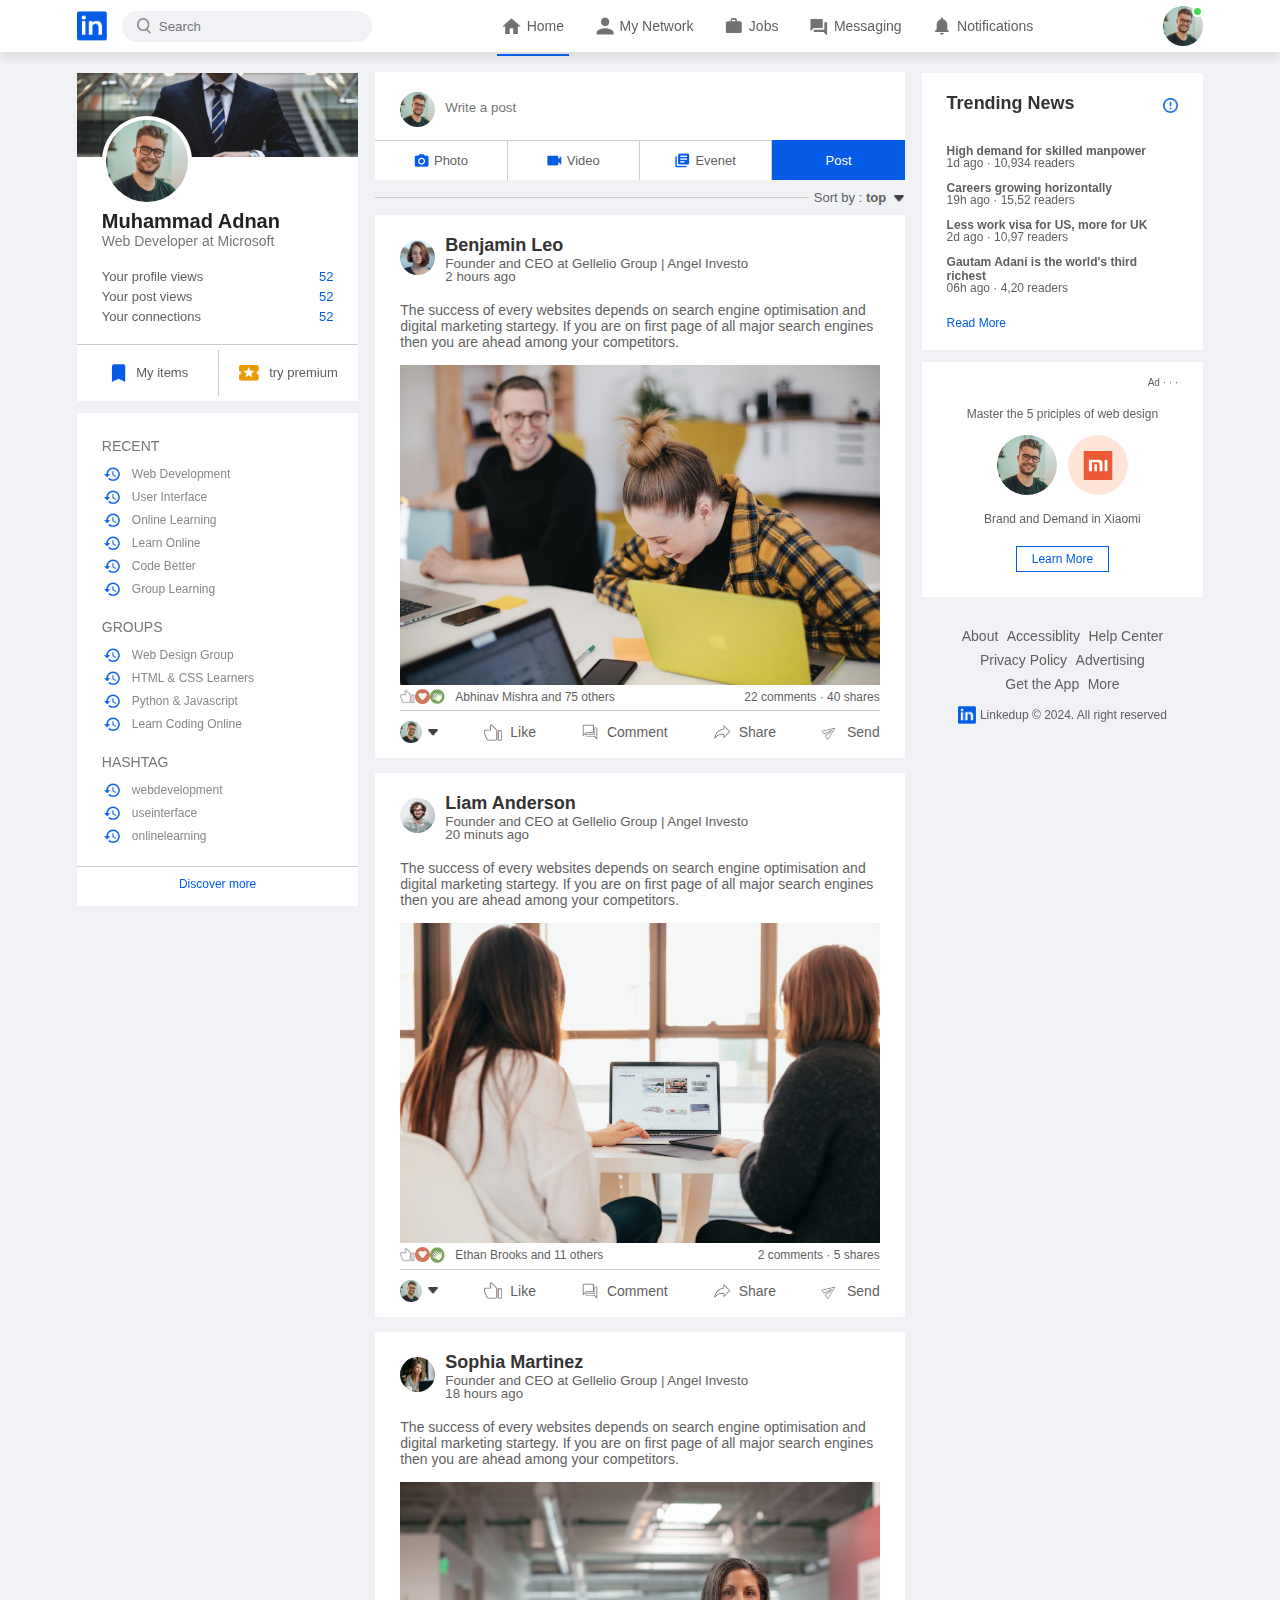
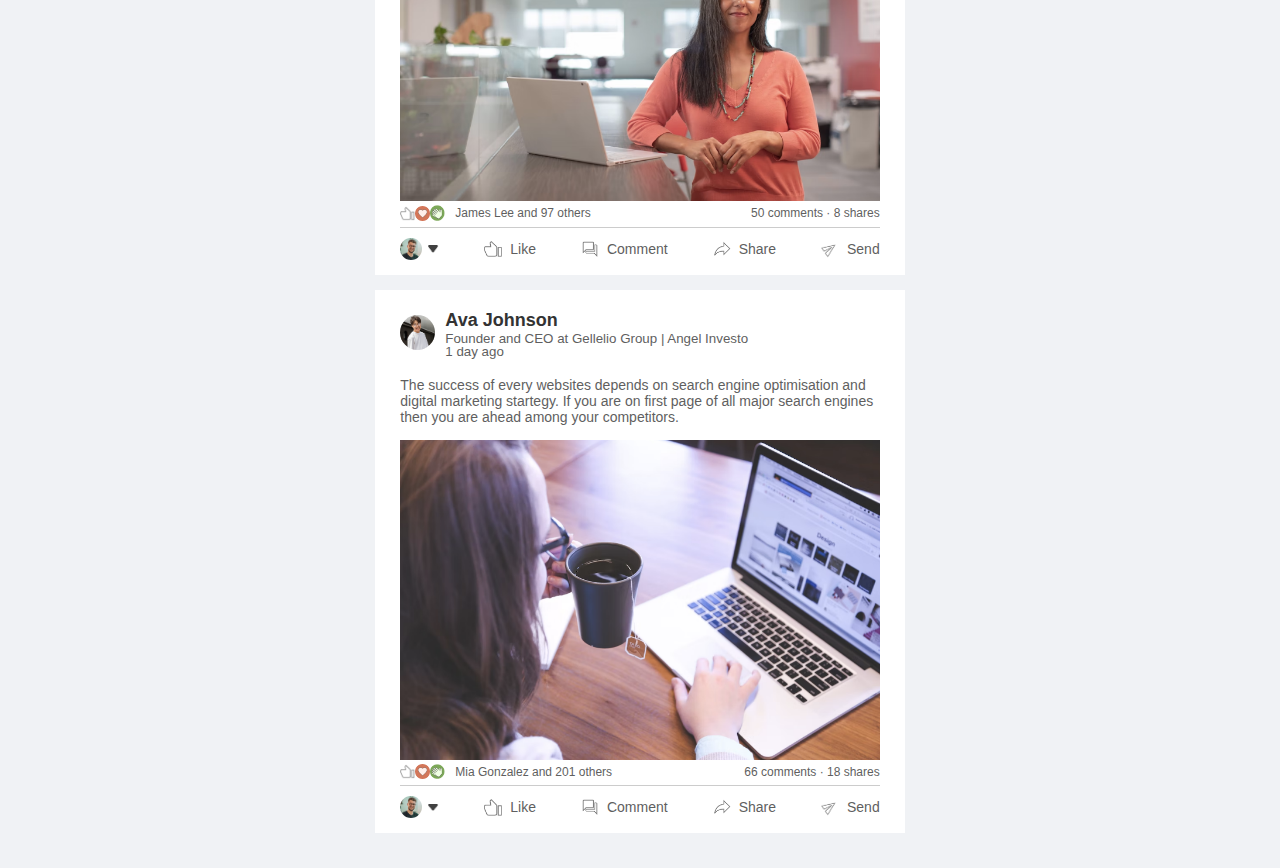
<file: index.html>
<!DOCTYPE html>
<html lang="en">
  <head>
    <meta charset="UTF-8" />
    <meta
      name="Linkedin"
      content="I have create the project of Linkedin website Clone"
    />
    <title>Linkedin Clone Project</title>
    <link rel="stylesheet" href="style.css" />
    <link rel="icon" href="logo.png" type="image/png" />
  </head>

  <body>
    <nav class="navbar">
      <div class="navbar-left">
        <a href="index.html" class="logo"><img src="logo.png" alt="Logo" /></a>
        <div class="search-box">
          <img src="search.png" alt="" />
          <input type="text" placeholder="Search" />
        </div>
      </div>
      <div class="navbar-center">
        <ul>
          <li>
            <a href="#" class="active-link"
              ><img src="home.png" /><span>Home</span></a
            >
          </li>
          <li>
            <a href="#"><img src="network.png" /> <span>My Network</span></a>
          </li>
          <li>
            <a href="#"><img src="jobs.png" /> <span>Jobs</span></a>
          </li>
          <li>
            <a href="#"><img src="message.png" /> <span>Messaging</span></a>
          </li>
          <li>
            <a href="#"
              ><img src="notification.png" /> <span>Notifications</span></a
            >
          </li>
        </ul>
      </div>
      <div class="navbar-right">
        <div class="online">
          <img
            src="user-1.png"
            alt=""
            class="nav-profile-img"
            onclick="toggleMenu()"
          />
        </div>
      </div>

      <!-- Profile-drop-down-menu -->
      <div class="profile-menu-wrap" id="profileMenu">
        <div class="profile-menu">
          <div class="user-info">
            <img src="user-1.png" alt="" />
            <div>
              <h3>Rayyan Walton</h3>
              <a href="profile.html">See your profile</a>
            </div>
          </div>
          <hr />
          <a href="#" class="profile-menu-link">
            <img src="feedback.png" alt="" />
            <p>Give Feedback</p>

            <span>></span>
          </a>
          <a href="#" class="profile-menu-link">
            <img src="setting.png" alt="" />
            <p>Setting & Privacy</p>

            <span>></span>
          </a>
          <a href="#" class="profile-menu-link">
            <img src="help.png" alt="" />
            <p>Help & support</p>

            <span>></span>
          </a>
          <a href="#" class="profile-menu-link">
            <img src="display.png" alt="" />
            <p>Display & Access</p>

            <span>></span>
          </a>
          <a href="#" class="profile-menu-link">
            <img src="logout.png" alt="" />
            <p>LogOut</p>

            <span>></span>
          </a>
        </div>
      </div>
    </nav>
    <!-- /* ............................ navbar close................................ */ -->
    <div class="container">
      <!-- ------------left sidebar------------- -->
      <div class="left-sidebar">
        <div class="sidebar-profile-box">
          <img src="cover-pic.png" width="100%" alt="" />
          <div class="sidebar-profile-info">
            <img src="user-1.png" alt="" />
            <h1>Muhammad Adnan</h1>
            <h3>Web Developer at Microsoft</h3>
            <ul>
              <li>Your profile views <span>52</span></li>
              <li>Your post views <span>52</span></li>
              <li>Your connections <span>52</span></li>
            </ul>
          </div>
          <div class="sidebar-profile-link">
            <a href="#"><img src="items.png" alt="" />My items</a>
            <a href="#"><img src="premium.png" alt="" />try premium</a>
          </div>
        </div>
        <div class="sidebar-activity" id="sidebarActivity">
          <h3>RECENT</h3>
          <a href="#"><img src="recent.png" alt="" />Web Development</a>
          <a href="#"><img src="recent.png" alt="" />User Interface</a>
          <a href="#"><img src="recent.png" alt="" />Online Learning</a>
          <a href="#"><img src="recent.png" alt="" />Learn Online</a>
          <a href="#"><img src="recent.png" alt="" />Code Better</a>
          <a href="#"><img src="recent.png" alt="" />Group Learning</a>
          <h3>GROUPS</h3>
          <a href="#"><img src="recent.png" alt="" />Web Design Group</a>
          <a href="#"><img src="recent.png" alt="" />HTML & CSS Learners</a>
          <a href="#"><img src="recent.png" alt="" />Python & Javascript</a>
          <a href="#"><img src="recent.png" alt="" />Learn Coding Online</a>
          <h3>HASHTAG</h3>
          <a href="#"><img src="recent.png" alt="" />webdevelopment</a>
          <a href="#"><img src="recent.png" alt="" />useinterface</a>
          <a href="#"><img src="recent.png" alt="" />onlinelearning</a>
          <div class="discover-more-link">
            <a href="#">Discover more</a>
          </div>
        </div>
        <p id="showMoreLink" onclick="toggleActivity()">Show More <b>+</b></p>
      </div>
      <!-- ------------main content------------- -->
      <div class="main-content">
        <div class="create-post">
          <div class="create-post-input">
            <img src="user-1.png" alt="" />
            <textarea
              name=""
              id=""
              rows="2"
              placeholder="Write a post"
            ></textarea>
          </div>
          <div class="create-post-links">
            <li><img src="photo.png" alt="" />Photo</li>
            <li><img src="video.png" alt="" />Video</li>
            <li><img src="event.png" alt="" />Evenet</li>
            <li>Post</li>
          </div>
        </div>

        <div class="sort-by">
          <hr />
          <p>
            Sort by : <span> top <img src="down-arrow.png" alt="" /></span>
          </p>
        </div>

        <div class="post">
          <div class="post-author">
            <img src="user-3.png" alt="" />
            <div>
              <h1>Benjamin Leo</h1>
              <small>Founder and CEO at Gellelio Group | Angel Investo</small>
              <small>2 hours ago</small>
            </div>
          </div>
          <p>
            The success of every websites depends on search engine optimisation
            and digital marketing startegy. If you are on first page of all
            major search engines then you are ahead among your competitors.
          </p>
          <img src="post-image-1.png" alt="" width="100%" />
          <div class="post-stats">
            <div>
              <img src="thumbsup.png" alt="" />
              <img src="love.png" alt="" />
              <img src="clap.png" alt="" />
              <span class="liked-users">Abhinav Mishra and 75 others</span>
            </div>
            <div>
              <span> 22 comments &middot; 40 shares </span>
            </div>
          </div>

          <div class="post-activity">
            <div>
              <img src="user-1.png" class="post-activity-user-icon" alt="" />
              <img
                src="down-arrow.png"
                class="post-activity-arrow-icon"
                alt=""
              />
            </div>
            <div class="post-activity-link">
              <img src="like.png" class="" alt="" />
              <span>Like</span>
            </div>
            <div class="post-activity-link">
              <img src="comment.png" class="" alt="" />
              <span>Comment</span>
            </div>
            <div class="post-activity-link">
              <img src="share.png" class="" alt="" />
              <span>Share</span>
            </div>
            <div class="post-activity-link">
              <img src="send.png" class="" alt="" />
              <span>Send</span>
            </div>
          </div>
        </div>

        <div class="post">
          <div class="post-author">
            <img src="user-2.png" alt="" />
            <div>
              <h1>Liam Anderson</h1>
              <small>Founder and CEO at Gellelio Group | Angel Investo</small>
              <small>20 minuts ago</small>
            </div>
          </div>
          <p>
            The success of every websites depends on search engine optimisation
            and digital marketing startegy. If you are on first page of all
            major search engines then you are ahead among your competitors.
          </p>
          <img src="post-image-2.png" alt="" width="100%" />
          <div class="post-stats">
            <div>
              <img src="thumbsup.png" alt="" />
              <img src="love.png" alt="" />
              <img src="clap.png" alt="" />
              <span class="liked-users">Ethan Brooks and 11 others</span>
            </div>
            <div>
              <span> 2 comments &middot; 5 shares </span>
            </div>
          </div>

          <div class="post-activity">
            <div>
              <img src="user-1.png" class="post-activity-user-icon" alt="" />
              <img
                src="down-arrow.png"
                class="post-activity-arrow-icon"
                alt=""
              />
            </div>
            <div class="post-activity-link">
              <img src="like.png" class="" alt="" />
              <span>Like</span>
            </div>
            <div class="post-activity-link">
              <img src="comment.png" class="" alt="" />
              <span>Comment</span>
            </div>
            <div class="post-activity-link">
              <img src="share.png" class="" alt="" />
              <span>Share</span>
            </div>
            <div class="post-activity-link">
              <img src="send.png" class="" alt="" />
              <span>Send</span>
            </div>
          </div>
        </div>
        <div class="post">
          <div class="post-author">
            <img src="user-4.png" alt="" />
            <div>
              <h1>Sophia Martinez</h1>
              <small>Founder and CEO at Gellelio Group | Angel Investo</small>
              <small>18 hours ago</small>
            </div>
          </div>
          <p>
            The success of every websites depends on search engine optimisation
            and digital marketing startegy. If you are on first page of all
            major search engines then you are ahead among your competitors.
          </p>
          <img src="post-image-3.png" alt="" width="100%" />
          <div class="post-stats">
            <div>
              <img src="thumbsup.png" alt="" />
              <img src="love.png" alt="" />
              <img src="clap.png" alt="" />
              <span class="liked-users">James Lee and 97 others</span>
            </div>
            <div>
              <span> 50 comments &middot; 8 shares </span>
            </div>
          </div>

          <div class="post-activity">
            <div>
              <img src="user-1.png" class="post-activity-user-icon" alt="" />
              <img
                src="down-arrow.png"
                class="post-activity-arrow-icon"
                alt=""
              />
            </div>
            <div class="post-activity-link">
              <img src="like.png" class="" alt="" />
              <span>Like</span>
            </div>
            <div class="post-activity-link">
              <img src="comment.png" class="" alt="" />
              <span>Comment</span>
            </div>
            <div class="post-activity-link">
              <img src="share.png" class="" alt="" />
              <span>Share</span>
            </div>
            <div class="post-activity-link">
              <img src="send.png" class="" alt="" />
              <span>Send</span>
            </div>
          </div>
        </div>
        <div class="post">
          <div class="post-author">
            <img src="user-5.png" alt="" />
            <div>
              <h1>Ava Johnson</h1>
              <small>Founder and CEO at Gellelio Group | Angel Investo</small>
              <small>1 day ago</small>
            </div>
          </div>
          <p>
            The success of every websites depends on search engine optimisation
            and digital marketing startegy. If you are on first page of all
            major search engines then you are ahead among your competitors.
          </p>
          <img src="post-image-4.png" alt="" width="100%" />
          <div class="post-stats">
            <div>
              <img src="thumbsup.png" alt="" />
              <img src="love.png" alt="" />
              <img src="clap.png" alt="" />
              <span class="liked-users">Mia Gonzalez and 201 others</span>
            </div>
            <div>
              <span> 66 comments &middot; 18 shares </span>
            </div>
          </div>

          <div class="post-activity">
            <div>
              <img src="user-1.png" class="post-activity-user-icon" alt="" />
              <img
                src="down-arrow.png"
                class="post-activity-arrow-icon"
                alt=""
              />
            </div>
            <div class="post-activity-link">
              <img src="like.png" class="" alt="" />
              <span>Like</span>
            </div>
            <div class="post-activity-link">
              <img src="comment.png" class="" alt="" />
              <span>Comment</span>
            </div>
            <div class="post-activity-link">
              <img src="share.png" class="" alt="" />
              <span>Share</span>
            </div>
            <div class="post-activity-link">
              <img src="send.png" class="" alt="" />
              <span>Send</span>
            </div>
          </div>
        </div>
      </div>
      <!-- ------------right sidebar------------- -->
      <div class="right-sidebar">
        <div class="sidebar-news">
          <img src="more.png" class="info-icon" />
          <h1>Trending News</h1>
          <a href="#">High demand for skilled manpower</a>
          <span>1d ago &middot; 10,934 readers</span>

          <a href="#">Careers growing horizontally</a>
          <span>19h ago &middot; 15,52 readers</span>

          <a href="#">Less work visa for US, more for UK</a>
          <span>2d ago &middot; 10,97 readers</span>

          <a href="#">Gautam Adani is the world's third richest</a>
          <span>06h ago &middot; 4,20 readers</span>

          <a href="#" class="read-more-link">Read More</a>
        </div>
        <div class="sidebar-ad">
          <small>Ad &middot; &middot; &middot; </small>
          <p>Master the 5 priciples of web design</p>
          <div>
            <img src="user-1.png" alt="" />
            <img src="mi-logo.png" alt="" />
          </div>
          <b>Brand and Demand in Xiaomi</b>
          <a href="#" class="ad-link">Learn More</a>
        </div>
        <div class="sidebar-useful-links">
          <a href="#">About</a>
          <a href="#">Accessiblity</a>
          <a href="#">Help Center</a>
          <a href="#">Privacy Policy</a>
          <a href="#">Advertising</a>
          <a href="#">Get the App</a>
          <a href="#">More</a>

          <div class="copyright-msg">
            <img src="logo.png" alt="" />
            <p>Linkedup &#169; 2024. All right reserved</p>
          </div>
        </div>
      </div>
    </div>
    <script>
      let profileMenu = document.getElementById("profileMenu");
      function toggleMenu() {
        profileMenu.classList.toggle("open-menu");
      }
    </script>
    <script>
      let sidebarActivity = document.getElementById("sidebarActivity");
      let moreLink = document.getElementById("showMoreLink");
      function toggleActivity() {
        sidebarActivity.classList.toggle("open-activity");
        if (sidebarActivity.classList.contains("open-activity")) {
          moreLink.innerHTML = "Show less <b>-</b>";
        } else {
          moreLink.innerHTML = "Show more <b>+</b>";
        }
      }
    </script>
  </body>
</html>
<!-- https://www.youtube.com/watch?v=CpgNVyUxUV0 -->
<!-- 5:14:43 -->
</file>
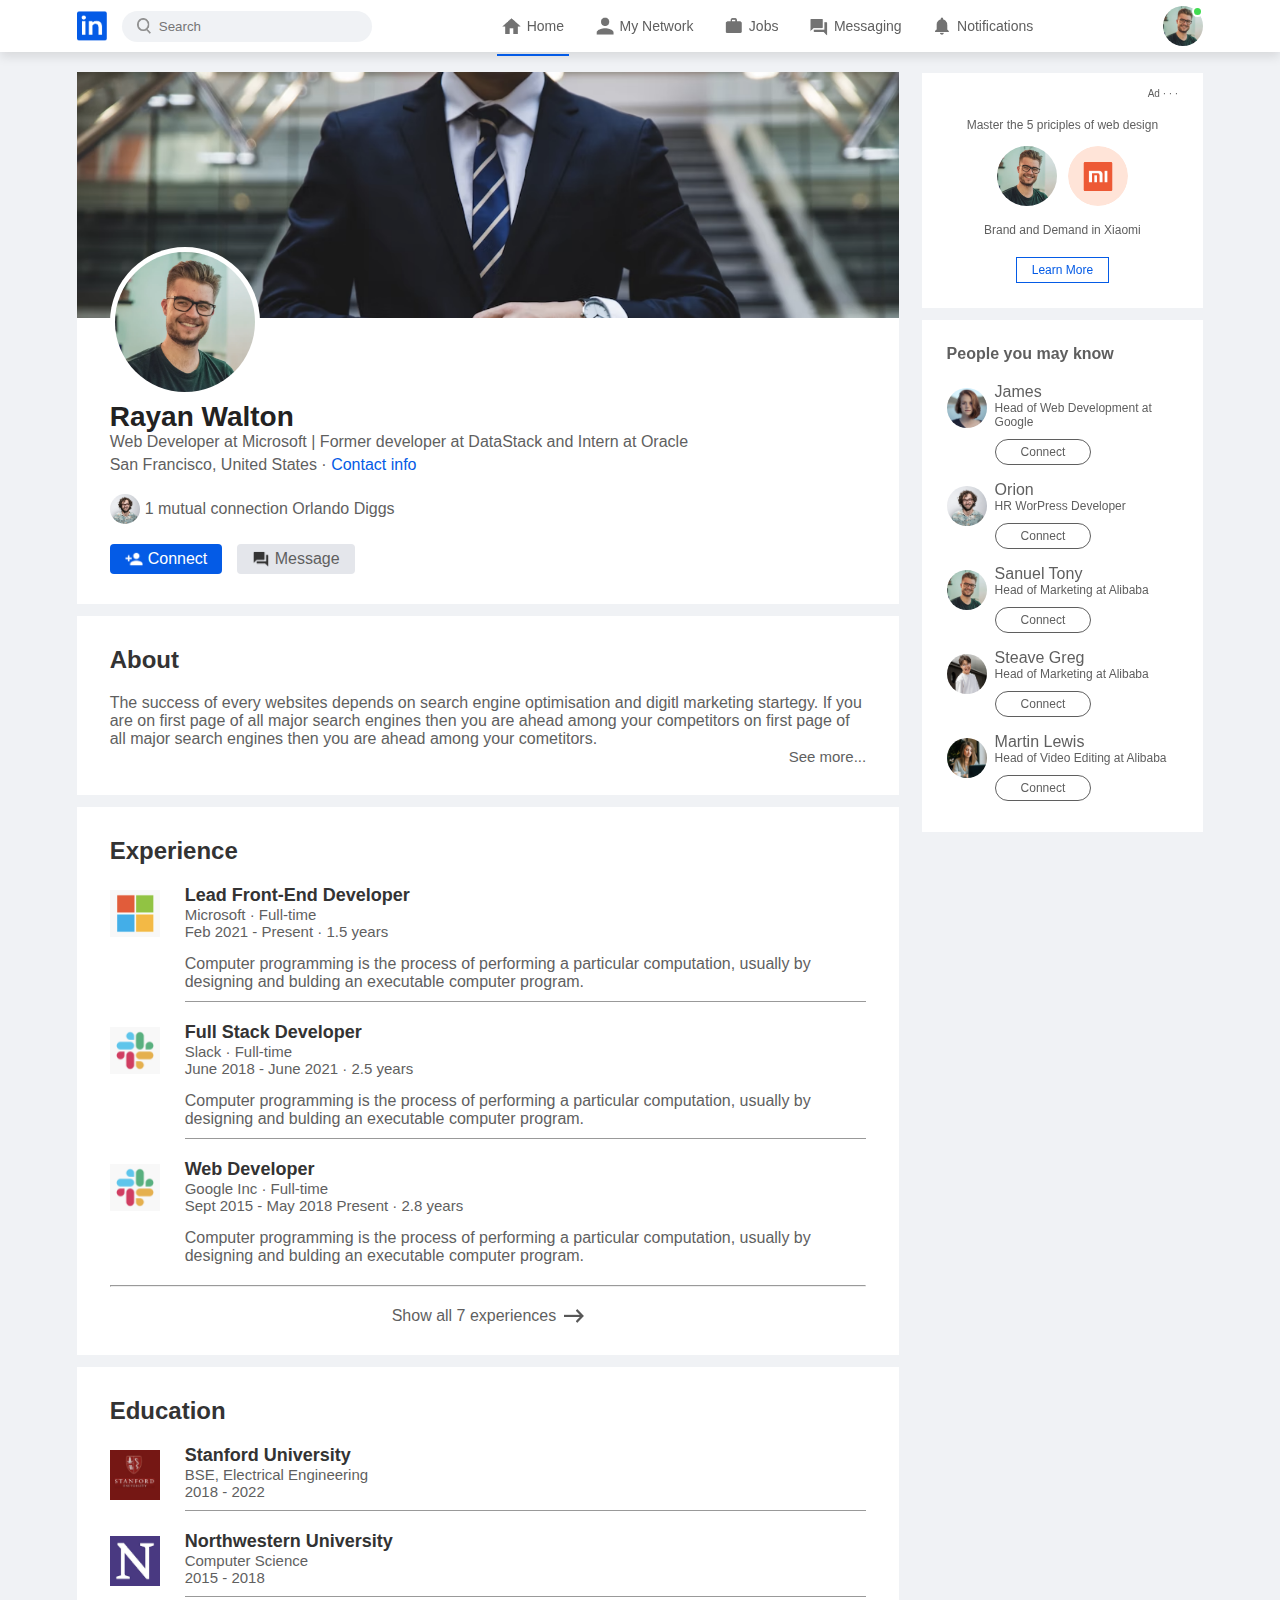
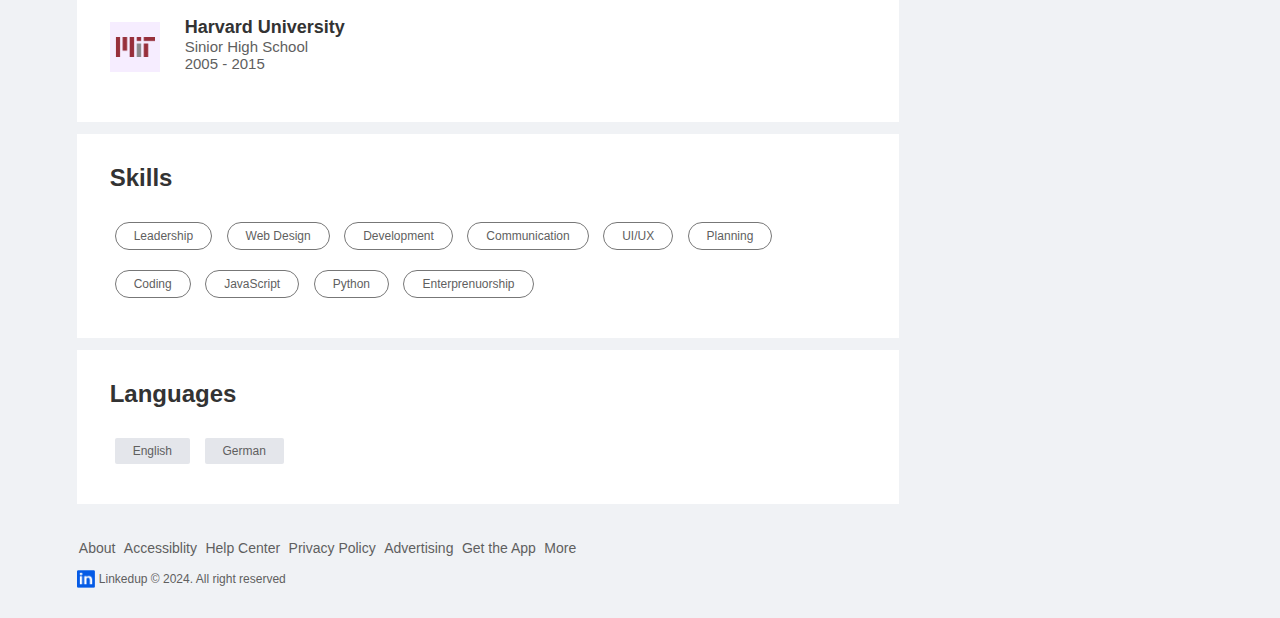
<file: profile.html>
<!DOCTYPE html>
<html lang="en">
  <head>
    <meta charset="UTF-8" />
    <meta name="viewport" content="width=device-width, initial-scale=1.0" />
    <title>Linkedin Clone Project</title>
    <link rel="stylesheet" href="style.css" />
  </head>

  <body>
    <nav class="navbar">
      <div class="navbar-left">
        <a href="index.html" class="logo"><img src="logo.png" alt="Logo" /></a>
        <div class="search-box">
          <img src="search.png" alt="" />
          <input type="text" placeholder="Search" />
        </div>
      </div>
      <div class="navbar-center">
        <ul>
          <li>
            <a href="#" class="active-link"
              ><img src="home.png" /><span>Home</span></a
            >
          </li>
          <li>
            <a href="#"><img src="network.png" /> <span>My Network</span></a>
          </li>
          <li>
            <a href="#"><img src="jobs.png" /> <span>Jobs</span></a>
          </li>
          <li>
            <a href="#"><img src="message.png" /> <span>Messaging</span></a>
          </li>
          <li>
            <a href="#"
              ><img src="notification.png" /> <span>Notifications</span></a
            >
          </li>
        </ul>
      </div>
      <div class="navbar-right">
        <div class="online">
          <img
            src="user-1.png"
            alt=""
            class="nav-profile-img"
            onclick="toggleMenu()"
          />
        </div>
      </div>

      <!-- Profile-drop-down-menu -->
      <div class="profile-menu-wrap" id="profileMenu">
        <div class="profile-menu">
          <div class="user-info">
            <img src="user-1.png" alt="" />
            <div>
              <h3>Rayyan Walton</h3>
              <a href="profile.html">See your profile</a>
            </div>
          </div>
          <hr />
          <a href="#" class="profile-menu-link">
            <img src="feedback.png" alt="" />
            <p>Give Feedback</p>

            <span>></span>
          </a>
          <a href="#" class="profile-menu-link">
            <img src="setting.png" alt="" />
            <p>Setting & Privacy</p>

            <span>></span>
          </a>
          <a href="#" class="profile-menu-link">
            <img src="help.png" alt="" />
            <p>Help & support</p>

            <span>></span>
          </a>
          <a href="#" class="profile-menu-link">
            <img src="display.png" alt="" />
            <p>Display & Access</p>

            <span>></span>
          </a>
          <a href="#" class="profile-menu-link">
            <img src="logout.png" alt="" />
            <p>LogOut</p>

            <span>></span>
          </a>
        </div>
      </div>
    </nav>
    <!-- /* ............................ navbar close................................ */ -->
    <div class="container">
      <!-- ------------------------profile-main-------------------------------------------------- -->

      <div class="profile-main">
        <div class="profile-container">
          <img src="cover-pic.png" alt="" width="100%" />
          <div class="profile-container-inner">
            <img src="user-1.png" alt="" class="profile-pic" />
            <h1>Rayan Walton</h1>
            <b
              >Web Developer at Microsoft | Former developer at DataStack and
              Intern at Oracle</b
            >
            <p>
              San Francisco, United States &middot; <a href="#">Contact info</a>
            </p>
            <div class="mutual-connection">
              <img src="user-2.png" alt="" />
              <span>1 mutual connection Orlando Diggs</span>
            </div>
            <div class="profile-btn">
              <a href="#"> <img src="connect.png" alt="" />Connect </a>
              <a href="#"> <img src="chat.png" alt="" />Message </a>
            </div>
          </div>
        </div>
        <div class="profile-description">
          <h2>About</h2>
          <p>
            The success of every websites depends on search engine optimisation
            and digitl marketing startegy. If you are on first page of all major
            search engines then you are ahead among your competitors on first
            page of all major search engines then you are ahead among your
            cometitors.
          </p>
          <a href="#" class="see-more-link">See more...</a>
        </div>
        <div class="profile-description">
          <h2>Experience</h2>
          <div class="profile-desc-row">
            <img src="microsoft.png" alt="" />
            <div>
              <h3>Lead Front-End Developer</h3>
              <b>Microsoft &middot; Full-time</b>
              <b>Feb 2021 - Present &middot; 1.5 years</b>
              <p>
                Computer programming is the process of performing a particular
                computation, usually by designing and bulding an executable
                computer program.
              </p>
              <hr />
            </div>
          </div>
          <div class="profile-desc-row">
            <img src="slack.png" alt="" />
            <div>
              <h3>Full Stack Developer</h3>
              <b>Slack &middot; Full-time</b>
              <b>June 2018 - June 2021 &middot; 2.5 years</b>
              <p>
                Computer programming is the process of performing a particular
                computation, usually by designing and bulding an executable
                computer program.
              </p>
              <hr />
            </div>
          </div>
          <div class="profile-desc-row">
            <img src="slack.png" alt="" />
            <div>
              <h3>Web Developer</h3>
              <b>Google Inc &middot; Full-time</b>
              <b>Sept 2015 - May 2018 Present &middot; 2.8 years</b>
              <p>
                Computer programming is the process of performing a particular
                computation, usually by designing and bulding an executable
                computer program.
              </p>
            </div>
          </div>
          <hr />
          <a href="#" class="experiences-link">
            Show all 7 experiences <img src="right-arrow.png" alt=""
          /></a>
        </div>
        <div class="profile-description">
          <h2>Education</h2>
          <div class="profile-desc-row">
            <img src="stanford.png" alt="" />
            <div>
              <h3>Stanford University</h3>
              <b>BSE, Electrical Engineering</b>
              <b>2018 - 2022</b>
              <hr />
            </div>
          </div>
          <div class="profile-desc-row">
            <img src="north.png" alt="" />
            <div>
              <h3>Northwestern University</h3>
              <b>Computer Science</b>
              <b>2015 - 2018</b>
              <hr />
            </div>
          </div>
          <div class="profile-desc-row">
            <img src="mit.png" alt="" />
            <div>
              <h3>Harvard University</h3>
              <b>Sinior High School</b>
              <b>2005 - 2015</b>
            </div>
          </div>
        </div>
        <div class="profile-description">
          <h2>Skills</h2>
          <a href="#" class="skills-btn">Leadership</a>
          <a href="#" class="skills-btn">Web Design</a>
          <a href="#" class="skills-btn">Development</a>
          <a href="#" class="skills-btn">Communication</a>
          <a href="#" class="skills-btn">UI/UX</a>
          <a href="#" class="skills-btn">Planning</a>
          <a href="#" class="skills-btn">Coding</a>
          <a href="#" class="skills-btn">JavaScript</a>
          <a href="#" class="skills-btn">Python</a>
          <a href="#" class="skills-btn">Enterprenuorship</a>
        </div>
        <div class="profile-description">
          <h2>Languages</h2>
          <a href="#" class="languages-btn">English</a>
          <a href="#" class="languages-btn">German</a>
        </div>
      </div>
      <!-- ------------------------profile-sidebar-------------------------------------------------- -->
      <div class="profile-sidebar">
        <div class="sidebar-ad">
          <small>Ad &middot; &middot; &middot; </small>
          <p>Master the 5 priciples of web design</p>
          <div>
            <img src="user-1.png" alt="" />
            <img src="mi-logo.png" alt="" />
          </div>
          <b>Brand and Demand in Xiaomi</b>
          <a href="#" class="ad-link">Learn More</a>
        </div>
        <div class="sidebar-people">
          <h3>People you may know</h3>
          <div class="sidebar-people-row">
            <img src="user-3.png" alt="" />
            <div>
              <h2>James</h2>
              <p>Head of Web Development at Google</p>
              <a href="#">Connect</a>
            </div>
          </div>
          <div class="sidebar-people-row">
            <img src="user-2.png" alt="" />
            <div>
              <h2>Orion</h2>
              <p>HR WorPress Developer</p>
              <a href="#">Connect</a>
            </div>
          </div>
          <div class="sidebar-people-row">
            <img src="user-1.png" alt="" />
            <div>
              <h2>Sanuel Tony</h2>
              <p>Head of Marketing at Alibaba</p>
              <a href="#">Connect</a>
            </div>
          </div>
          <div class="sidebar-people-row">
            <img src="user-5.png" alt="" />
            <div>
              <h2>Steave Greg</h2>
              <p>Head of Marketing at Alibaba</p>
              <a href="#">Connect</a>
            </div>
          </div>
          <div class="sidebar-people-row">
            <img src="user-4.png" alt="" />
            <div>
              <h2>Martin Lewis</h2>
              <p>Head of Video Editing at Alibaba</p>
              <a href="#">Connect</a>
            </div>
          </div>
        </div>
      </div>
    </div>
    <div class="profile-footer">
      <div class="sidebar-useful-links">
        <a href="#">About</a>
        <a href="#">Accessiblity</a>
        <a href="#">Help Center</a>
        <a href="#">Privacy Policy</a>
        <a href="#">Advertising</a>
        <a href="#">Get the App</a>
        <a href="#">More</a>

        <div class="copyright-msg">
          <img src="logo.png" alt="" />
          <p>Linkedup &#169; 2024. All right reserved</p>
        </div>
      </div>
    </div>
    <script>
      let profileMenu = document.getElementById("profileMenu");
      function toggleMenu() {
        profileMenu.classList.toggle("open-menu");
      }
    </script>
  </body>
</html>
<!-- https://www.youtube.com/watch?v=CpgNVyUxUV0 -->
<!-- 5:14:43 -->
</file>
<file: style.css>
*{
    margin: 0;
    padding: 0;
    font-family: 'Poppins',sans-serif;
    box-sizing: border-box;
}
body{
    background-color: #f0f2f5;
    color: #5f5f5f;
}
/* Entire scrollbar */
body::-webkit-scrollbar {
    width: 10px;  /* Width of the vertical scrollbar */
    height: 12px; /* Height of the horizontal scrollbar */
  }
  
  /* Scrollbar track */
  body::-webkit-scrollbar-track {
    background: #f0f0f0; /* Color of the track */
    border-radius: 10px; /* Rounded corners */
  }
  
  /* Scrollbar thumb */
  body::-webkit-scrollbar-thumb {
    background: #888; /* Color of the thumb */
    border-radius: 10px; /* Rounded corners */
    border: 2px solid #f0f0f0; /* Space around thumb */
  }
  
  /* Scrollbar thumb when hovered */
  body::-webkit-scrollbar-thumb:hover {
    background: #555; /* Color when hovered */
  }
  
  /* Scrollbar button (arrows) */
  body::-webkit-scrollbar-button {
    background: #ddd; /* Color of the buttons */
  }
  
  /* Scrollbar corner where vertical and horizontal scrollbars meet */
  body::-webkit-scrollbar-corner {
    background: #f0f0f0; /* Color of the corner */
    background: red;
  }
  
a{
    text-decoration: none;
    color: #5f5f5f;   
}
.navbar{
    display: flex;
    align-items: center;
    justify-content: space-between;
    background: #fff;
    padding: 6px 6%;
    position: sticky;
    top: 0;
    z-index: 100;
    box-shadow: 0 5px 10px rgba(0, 0, 0, 0.1);
}
.logo img{
    width: 30px;
    margin-right: 15px;
    display: block;
}
.navbar-center ul li{
    display: inline-block;
    list-style: none;
}
.navbar-center ul li a{
    display: flex;
    align-items: center;
    font-size: 14px;
    margin: 5px 8px;
    padding-right: 5px;
    position: relative;
}
.navbar-center ul li a img{
    width: 30px;
}
.nav-profile-img{
    width: 40px;
    border-radius: 50%;
    display: block;
    cursor:pointer;
    position: relative;
}
.online{
    position: relative;
}
.online::after{
    content: "";
    width: 7px;
    height: 7px;
    border: 2px solid #fff;
    border-radius: 50%;
    right: 0px;
    top: 0px;
    background: #41db51;
    position: absolute;
}
.navbar-center ul li a::after{
    content: "";
    width: 0;
    height: 2px;
    background: #045be6;
    bottom: -15px;
    position: absolute;
    transition: width 0.3s;
}
.navbar-center ul li a:hover::after,
.navbar-center ul li a.active-link::after{
    width: 100%;
}
.search-box{
    background: #f0f2f5;
    width: 250px;
    border-radius: 20px;
    display: flex;
    align-items: center;
    padding: 0px 15px;
}
.navbar-left{
    display: flex;
    align-items: center;
}
.search-box img{
    width: 14px;

}
.search-box input{
    word-wrap: 100%;
    background: transparent;
    padding: 8px;
    outline: none;
    border: none;
}
/* ............................ navbar close ................................ */

.container{
    padding: 20px 6%;
    display: flex;flex-wrap: wrap;
    justify-content: space-between;
}
/* --------------------left sidebar---------------------- */
.left-sidebar{
    flex-basis: 25%;
    align-self: flex-start;
    position: sticky;
    top: 73px;
}
.sidebar-profile-box{
    background: #fff;
}
.sidebar-profile-info{
    padding: 0 25px;
}
.sidebar-profile-info img{
    width: 90px;
    border-radius: 50%;
    background: #fff;
    padding: 4px;
    margin-top: -45px;
}
.sidebar-profile-info h1{
    font-size: 20px;
    font-weight: 600;
    color: #222;
    /* line-height: 30px; */
}
.sidebar-profile-info h3{
    font-size: 14px;
    font-weight: 500;
    color: #777;
}
.sidebar-profile-info ul{
    list-style: none;
    margin: 20px 0;
}
.sidebar-profile-info ul li{
    word-wrap: 100%;
    margin: 5px 0;
    font-size: 13px;
}
.sidebar-profile-info ul li span{
    float: right;
    color: #045be6;
}
.sidebar-profile-link{
    display: flex;
    align-items: center;
    border-top: solid 1px #ccc;
}
.sidebar-profile-link a{
    flex-basis: 50%;
    display: flex;
    align-items: center;
    justify-content: center;
    padding: 15px 0;
    font-size: 13px;
    border-left: 1px solid #ccc;
}
.sidebar-profile-link a:first-child{
    border-left: 0;
}
.sidebar-profile-link a img{
    margin-right: 10px;
    width: 20px;
}
.sidebar-activity{
    background: #fff;
    padding: 5px 25px;
    margin: 12px 0;
}
.sidebar-activity h3{
    color: #777;
    font-size: 14px;
    font-weight: 500;
    margin: 20px 0 10px;
}
.sidebar-activity a {
    display: flex;
    align-items: center;
    font-size: 12px;
    font-weight: 500;
    color: #888;
    margin: 3px 0;
}
.sidebar-activity a img{
    width: 20px;
    margin-right: 10px;
}
.discover-more-link{
    border-top: 1px solid #ccc;
    text-align: center;
    margin: 20px -25px 0;
}
.discover-more-link a{
    color: #045be6;
    display: inline-block;
    margin: 10px 0;
}
/* --------------------right sidebar---------------------- */
.right-sidebar{
    flex-basis: 25%;
    align-self: flex-start;
    position: sticky;
    top: 73px;
}
.sidebar-news{
    background: #fff;
    padding: 10px 25px;
}
.info-icon{
    width: 15px;
    float: right;
    margin-top: 15px;
}
.sidebar-news h1{
    font-size: 18px;
    font-weight: 600;
    color: #333;
    margin: 10px 0 30px;
}
.sidebar-news a{
    display: block;
    font-size: 12px;
    font-weight: 600;
    margin-top: 10px;
    margin-bottom: -5px;
}
.sidebar-news .read-more-link{
    color: #045be6;
    font-weight: 500;
    margin: 20px 0 10px;
}
.sidebar-news span{
    font-size: 12px;
}
.sidebar-ad{
    background: #fff;
    padding: 15px 25px;
    text-align: center;
    margin: 12px 0;
    font-size: 12px;
}
.sidebar-ad img{
    width: 60px;
    border-radius: 50%;
    margin: 4px;
}
.sidebar-ad small{
    float: right;
    font-weight: 500;
}
.sidebar-ad p{
    margin: 30px 0 10px;
}
.sidebar-ad b{
    display: block;
    font-weight: 500;
    margin-top: 10px;
}
.ad-link{
    display: inline-block;
    border: solid 1px #045be6;
    padding: 5px 15px;
    color: #045be6;
    font-weight: 500;
    margin: 20px auto 10px;
}
.sidebar-useful-links{
    padding: 15px 25px;
    text-align: center;
}
.sidebar-useful-links a{
    display: inline-block;
    font-size: 14px;
    margin: 4px 2px;
}
.copyright-msg{
    display: flex;
    align-items: center;
    justify-content: center;
    font-size: 12px;
    margin-top: 10px;
    font-weight: 500;
}
.copyright-msg img{
    width: 18px;
    margin-right: 4px;
}

/* --------------------main content---------------------- */
.main-content{
    flex-basis: 47%;
}
.create-post{
    background: #fff;
}
.create-post-input{
   padding: 20px 25px 10px;
   align-items: flex-start;
   display: flex;
}
.create-post-input img{
    border-radius: 50%;
    margin-right: 10px;
    width: 35px;
}
.create-post-input textarea{
    width: 100%;
    border: none;
    outline: none;
    background: transparent;
    margin-top: 8px;
    resize: none;
}
::placeholder{
    font-weight: 500;
}
.create-post-links{
    display: flex;
    align-items: flex-start;
}
.create-post-links li{
    list-style: none;
    border-top: 1px solid #ccc;
    border-right: 1px solid #ccc;
    flex-basis: 25%;
    height: 40px;
    font-size: 13px;
    display: flex;
    align-items: center;
    justify-content: center;
    cursor: pointer;
}
.create-post-links li img{
    width: 15px;
    margin-right: 5px;
}
.create-post-links li:last-child{
    background: #045be6;
    color: #fff;
    border-top: 0;
    border-right: 0;
}
.sort-by{
    display: flex;
    align-items: center;
    margin: 10px 0;
}
.sort-by hr{
    flex: 1;
    border: 0;
    height: 1px;
    background: #ccc;
}
.sort-by p{
    font-size: 13px;
    padding-left: 5px;
}
.sort-by p span{
    font-weight: 600;
    cursor: pointer;
}
.sort-by p span img{
    width: 12px;
    margin-left: 3px;
}
.post{
    background: #fff;
    padding: 20px 25px 5px;
    margin: 5px 0 15px;
}
.post-author{
    display: flex;
    align-items: flex-start;
    margin-bottom: 20px;
}
.post-author img{
    width: 35px;
    border-radius: 50%;
    margin-right: 10px;
    margin-top: 5px;
}
.post-author h1{
    font-size: 18px;
    font-weight: 600;
    color: #333;
}
.post-author small{
    display: block;
    margin-bottom: -2px;
}
.post p{
    font-size: 14px;
    margin-bottom: 15px;
}
.post-stats{
    display: flex;
    flex-wrap: wrap;
    align-items: center;
    justify-content: space-between;
    font-size: 12px;
    border-bottom: 1px solid #ccc;
    padding-bottom: 6px;
}
.post-stats div{
    display: flex;
    align-items: center;
}
.post-stats img{
    width: 15px;
    margin-right: -5;
}
.liked-users{
    margin-left: 10px;
}
.post-activity{
    display: flex;
    align-items: center;
    justify-content: space-between;
    padding: 10px 0;
    font-size: 14px;
    font-weight: 500;
}
.post-activity div{
    display: flex;
    align-items: center;
}
.post-activity-user-icon{
    width: 22px;
    border-radius: 50%;
}
.post-activity-arrow-icon{
    width: 12px;
    margin-left: 5px;
}
.post-activity-link img{
    width: 18px;
    margin-right:8px ;
}
/* ..................Profile-drop-down-menu--------------------------------- */
.profile-menu-wrap{
    position: absolute;
    top: 100%;
    right: 5%;
    width: 320px;
    max-height: 0;
    overflow: hidden;
    transition: max-height 0.5s;
}
.profile-menu-wrap.open-menu{
max-height: 400px;
}
.profile-menu{
    background: #222;
    color: #fff;
    padding: 20px;
    margin: 10px;
}
.user-info{
    display: flex;
    align-items: center;
}
.user-info img{
    width: 50px;
    border-radius: 50%;
    margin-right: 15px;
}
.user-info h3{
    font-weight: 500;
    margin-bottom: -7px;
}
.user-info a{
    color: #c9dbf8;
    font-size: 13px;
}
.profile-menu hr{
    border: 0;
    height: 1px;
    width: 100%;
    background: #fff;
    margin: 15px 0 10px;
}
.profile-menu-link{
    display: flex;
    align-items: center;
    color: #fff;
    margin: 12px 0;
    font-size: 14px;
}
.profile-menu-link p{
    width: 100%;
}
.profile-menu-link img{
    width: 35px;
    border-radius: 50%;
    margin-right: 15px;
}

/* .............................................. profile-page------------------------------- */
.profile-main{
    flex-basis: 73%;
}
.profile-sidebar{
    flex-basis: 25%;
    align-self: flex-start;
    position: sticky;
    top: 73px;
}
.profile-container{
    background: #fff;    
}
.profile-container-inner{
    padding: 0 4% 10px;
}
.profile-pic{
    width: 150px;
    border-radius: 50%;
    margin-top: -75px;
    padding: 5px;
    background: #fff;
}
.profile-container h1{
    font-size: 28px;
    font-weight: 600;
    color: #222;
}
.profile-container b{
    font-weight: 500;
}
.profile-container p {
    margin-top: 5px;
}
.profile-container p a{
    color: #045be6;
    font-weight: 500;
}
.mutual-connection{
    display: flex;
    align-items: center;
    margin:20px 0;
}
.mutual-connection img{
    width: 30px;
    border-radius: 50%;
    margin-right: 5px;
}
.profile-btn{
    margin: 20px 0;
    /* display: flex; */
}
.profile-btn a{
    display: inline-flex;
    align-items: center;
    background: #e4e6eb;
    padding: 6px 15px;
    border-radius: 4px;
    margin-right: 10px;
}
.profile-btn a img{
width: 18px;
margin-right: 5px;
}
.profile-btn a:first-child{
    background: #045be6;
    color: white;
}
.profile-description{
    background: #fff;
    padding: 20px 4% 30px;
    margin: 12px 0;
}
.profile-description h2{
    color: #333;
    margin: 10px 0 20px;
    font-weight: 600;
}
.see-more-link{
    display: block;
    text-align: right;
    font-size: 15px;
}
.profile-desc-row{
    display: flex;
    align-items: flex-start;
    margin: 20px 0;
}
.profile-desc-row img{
    width: 50px;
    margin-right: 25px;
    margin-top: 5px;
}
.profile-desc-row div{
    width: 100%;
}
.profile-desc-row h3{
    font-size: 18px;
    color: #333;
    font-weight: 600;
}

.profile-desc-row b{
    display: block;
    font-weight: 500;
    font-size: 15px;
}

.profile-desc-row p{
    margin-top: 15px;

}
.profile-desc-row hr{
    border: 0;
    border-bottom: 1px solid #999;
    margin-top: 10px;
}
.experiences-link{
    display: flex;
    align-items: center;
    justify-content: center;
    padding-top: 20px;
    font-weight: 500;
}
.experiences-link img{
    width: 20px;
    margin-left: 8px;
}
.skills-btn{
    display: inline-block;
    margin: 10px 5px;
    padding: 6px 18px;
    border-radius: 30px;
    border: 1px solid #777;
    font-size: 12px;
    font-weight: 500;
}
.languages-btn{
    display: inline-block;
    margin: 10px 5px;
    padding: 6px 18px;
    background: #e4e6eb;
    border-radius: 2px;
    font-size: 12px;
    font-weight: 500;
}
/* .........................profile-right-sidebar---------------------------- */
.profile-sidebar .sidebar-ad{
    margin: 0;
}
.sidebar-people{
    background: #fff;
    padding: 15px 25px;
    margin: 12px 0;
    font-size: 12px;
}
.sidebar-people h3{
    font-size: 16px;
    font-weight: 600;
    margin: 10px 0 20px;
}
.sidebar-people-row{
    display: flex;
    align-items: flex-start;
    margin: 6px 0;
}
.sidebar-people-row img{
    width: 40px;
    border-radius: 50%;
    margin-right: 8px;
    margin-top: 5px;
}
.sidebar-people-row h2{
    font-weight: 500;
    font-size: 16px;
}

.sidebar-people-row a{
    display: inline-block;
    margin: 10px 0;
    padding: 5px 25px;
    border: 1px solid #5f5f5f;
    border-radius: 30px;
}.profile-footer{
    padding: 0 6% 30px;
}
.profile-footer .sidebar-useful-links{
    text-align: left;
    padding: 0;
}
.profile-footer .copyright-msg{
    justify-content: flex-start;
}
#showMoreLink{
    display: none;
}
/* ----------------------------------------media query for small screen---------------------------------- */
@media screen and (max-width:600px) {
    
    .search-box{
        background:transparent;
        width: auto;
        padding: 0;
    }
    .search-box input{
        width: 0;
        padding: 0;
    }
    .navbar-center ul li a span{
        display: none;
    }
    .navbar-center ul li a{
        padding-right: 0;
        margin: 5px;
    }
    .nav-profile-img{
        width: 30px;
    }
    .container{
        padding: 15px 3%;
    }
    .left-sidebar, .right-sidebar{
        flex-basis: 100%;
        position: relative;
        top: unset;
    }
    .main-content{
        flex-basis: 100%;
    }
    .post-stats div{
        margin: 2px 0;
    }
    .post-activity-link span{
        display: none;
    }
     .post-activity-link img{
        margin-right: 0;
     }
     .profile-main, .profile-sidebar{
        flex-basis: 100%;
     }
     .profile-container{
        font-size: 14px;
     }
     .profile-pic{
        width: 100px;
    margin-top: -50px; 
    }
    .profile-description{
        font-size: 14px;
    }
    #showMoreLink{
        display: block;
        width: fit-content;
        margin: 10px auto;
        font-size: 14px;
        cursor: pointer;
    }
    .sidebar-activity{
        display: none;
    }
    .sidebar-activity.open-activity{
        display: block;
    }
}
</file>
